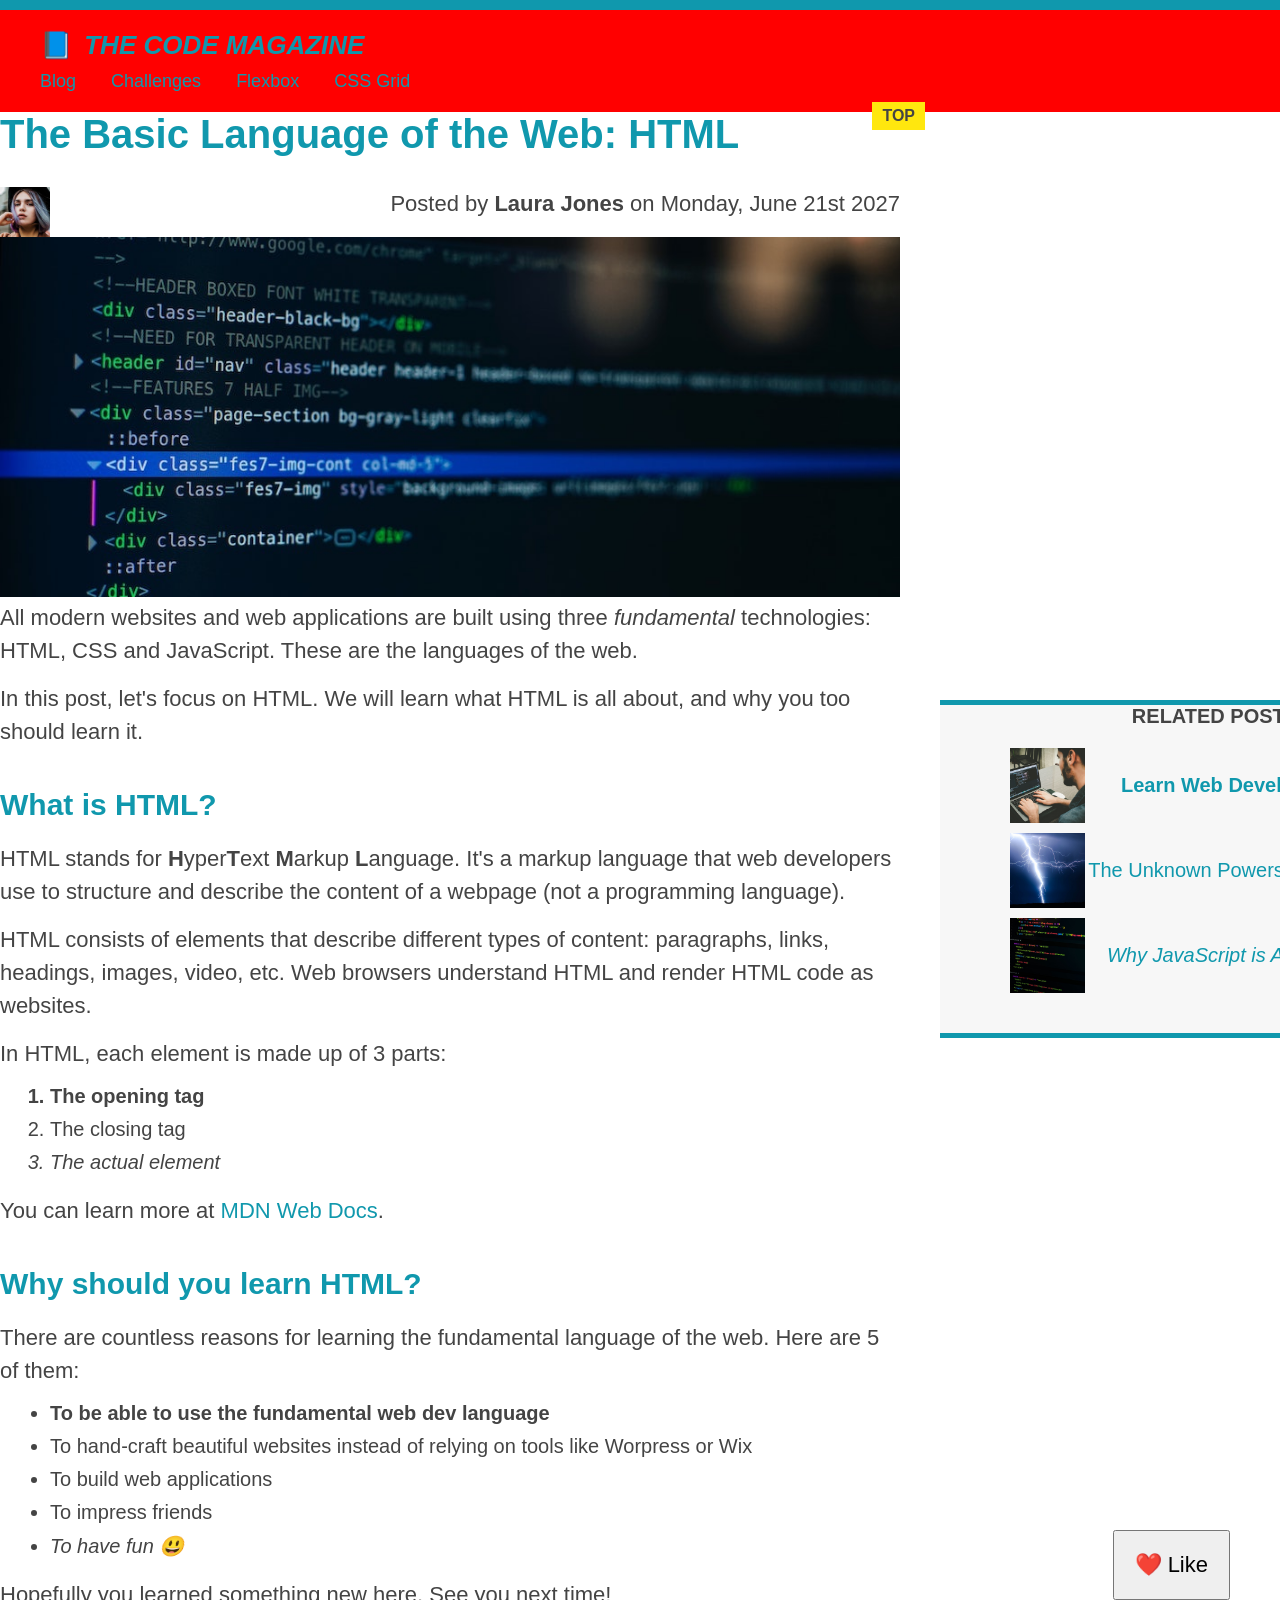
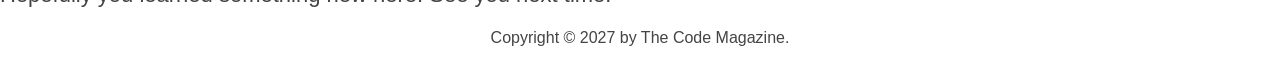
<file: index.html>
<!DOCTYPE html>
<html lang="en">
  <head>
    <meta charset="UTF-8" />
    <link href="style.css" rel="stylesheet" />

    <title>The Basic Language of the Web: HTML</title>
  </head>

  <body>
    <!--
    <h1>The Basic Language of the Web: HTML</h1>
    <h2>The Basic Language of the Web: HTML</h2>
    <h3>The Basic Language of the Web: HTML</h3>
    <h4>The Basic Language of the Web: HTML</h4>
    <h5>The Basic Language of the Web: HTML</h5>
    <h6>The Basic Language of the Web: HTML</h6>
    -->

    <header class="main-header">
      <h1>📘 The Code Magazine</h1>

      <nav>
        <!-- <strong>This is the navigation</strong> -->
        <a href="blog.html">Blog</a>
        <a href="shoe.html">Challenges</a>
        <a href="flexbox.html">Flexbox</a>
        <a href="css-grid.html">CSS Grid</a>
      </nav>
      <div class="clear"></div>
    </header>

    <div class="container clearfix">
      <article>
        <header class="post-header">
          <h2>The Basic Language of the Web: HTML</h2>
          <div class="box">
            <img
              src="img/laura-jones.jpg"
              alt="Headshot of Laura Jones"
              height="50"
              width="50"
              class="author-img"
            />

            <p class="author">
              Posted by <strong>Laura Jones</strong> on Monday, June 21st 2027
            </p>
          </div>
          <img
            src="img/post-img.jpg"
            alt="HTML code on a screen"
            width="500"
            height="200"
            class="post-img"
          />
          <button>❤️ Like</button>
        </header>

        <p>
          All modern websites and web applications are built using three
          <em>fundamental</em>
          technologies: HTML, CSS and JavaScript. These are the languages of the
          web.
        </p>

        <p>
          In this post, let's focus on HTML. We will learn what HTML is all
          about, and why you too should learn it.
        </p>

        <h3>What is HTML?</h3>
        <p>
          HTML stands for <strong>H</strong>yper<strong>T</strong>ext
          <strong>M</strong>arkup <strong>L</strong>anguage. It's a markup
          language that web developers use to structure and describe the content
          of a webpage (not a programming language).
        </p>
        <p>
          HTML consists of elements that describe different types of content:
          paragraphs, links, headings, images, video, etc. Web browsers
          understand HTML and render HTML code as websites.
        </p>
        <p>In HTML, each element is made up of 3 parts:</p>

        <ol>
          <li class="first-li">The opening tag</li>
          <li>The closing tag</li>
          <li>The actual element</li>
        </ol>

        <p>
          You can learn more at
          <a
            href="https://developer.mozilla.org/en-US/docs/Web/HTML"
            target="_blank"
            >MDN Web Docs</a
          >.
        </p>

        <h3>Why should you learn HTML?</h3>

        <p>
          There are countless reasons for learning the fundamental language of
          the web. Here are 5 of them:
        </p>

        <ul>
          <li class="first-li">
            To be able to use the fundamental web dev language
          </li>
          <li>
            To hand-craft beautiful websites instead of relying on tools like
            Worpress or Wix
          </li>
          <li>To build web applications</li>
          <li>To impress friends</li>
          <li>To have fun 😃</li>
        </ul>

        <p>Hopefully you learned something new here. See you next time!</p>
      </article>

      <aside>
        <h4>Related posts</h4>

        <ul class="related">
          <li class="related1">
            <img
              src="img/related-1.jpg"
              alt="Person programming"
              width="75"
              height="75"
            />
            <a href="#">Learn Web Development</a>
            <p class="related-author">By Jonas</p>
          </li>
          <li class="related2">
            <img
              src="img/related-2.jpg"
              alt="Lightning"
              width="75"
              height="75"
            />
            <a href="#">The Unknown Powers of CSS</a>
            <p class="related-author">By Jim Dillon</p>
          </li>
          <li class="related3">
            <img
              src="img/related-3.jpg"
              alt="JavaScript code on a screen"
              width="75"
              height="75"
            />
            <a href="#">Why JavaScript is Awesome</a>
            <p class="related-author">By Matilda</p>
          </li>
        </ul>
      </aside>
    </div>
    <footer>
      <p id="copyright" class="copyright text">
        Copyright &copy; 2027 by The Code Magazine.
      </p>
    </footer>
  </body>
</html>
</file>
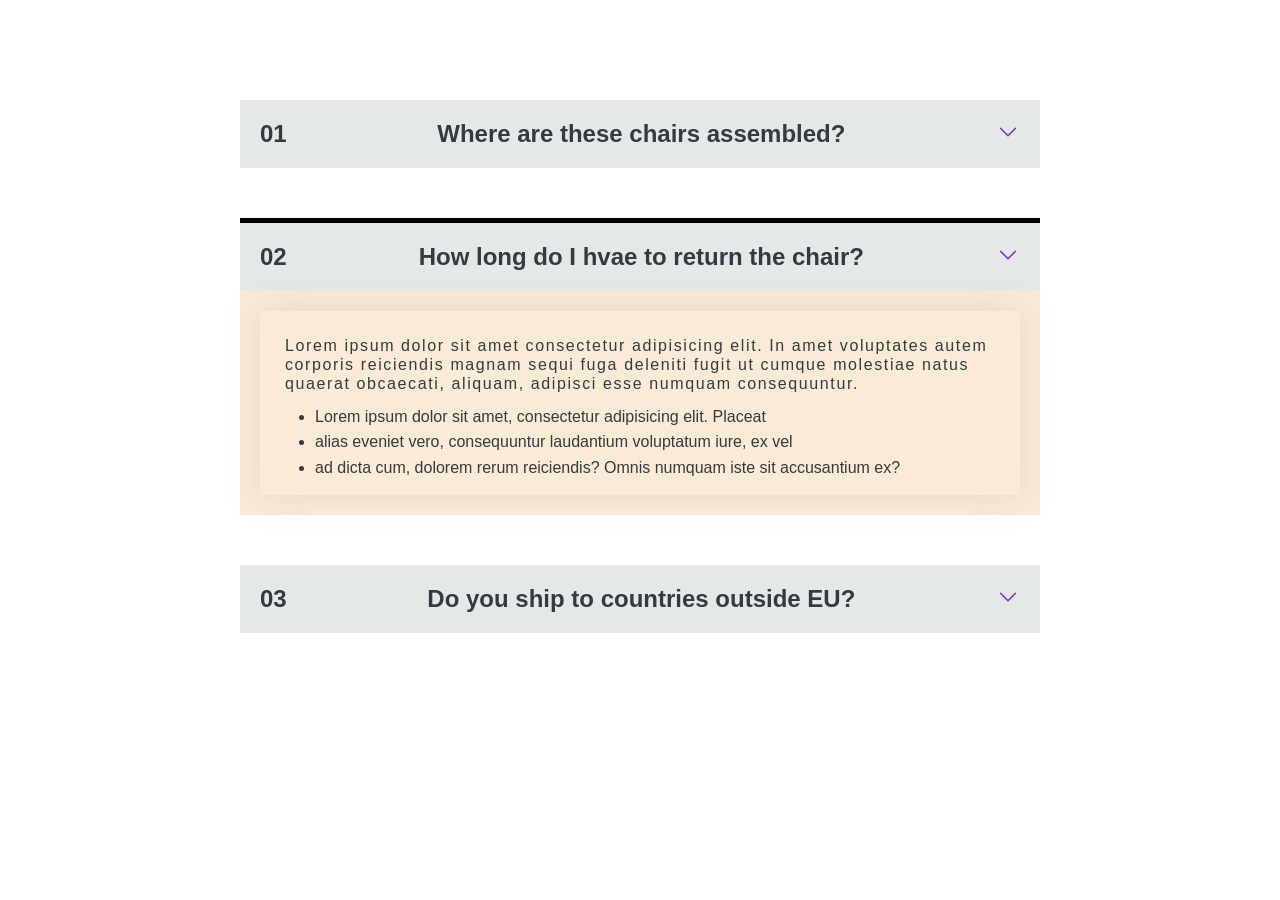
<file: accordian.html>
<!DOCTYPE html>
<html lang="en">
  <head>
    <meta charset="UTF-8" />
    <meta name="viewport" content="width=device-width, initial-scale=1.0" />
    <title>Accordian Documnet</title>
    <style>
      * {
        margin: 0;
        box-sizing: border-box;
        padding: 0;
      }
      body {
        font-family: sans-serif;
        color: #343a40;
      }
      .accordian {
        width: 800px;
        margin: 100px auto;
        display: grid;
        gap: 50px;
      }
      .pair {
        display: flex;
        gap: 10px;
        background-color: rgb(228, 233, 231);
        justify-content: space-between;
        padding: 20px;
      }
      svg {
        width: 24px;
        height: 24px;
        stroke: rgb(125, 43, 201);
      }
      .num,
      .ques {
        font-weight: bold;
        font-size: 24px;
      }
      .content p {
        margin: 10px;
        letter-spacing: 0.1rem;
        line-height: 1.2;
      }
      .content li {
        margin-left: 40px;
        line-height: 1.6;
      }
      .content ul {
        display: flex;
        flex-direction: column;
      }
      .content {
        margin: 20px;
        padding: 15px;
        box-shadow: 0 0 32px rgba(163, 162, 162, 0.26);
      }
      .open-box {
        border-top: 5px solid black;
        background-color: antiquewhite;
      }
    </style>
  </head>
  <body>
    <div class="accordian">
      <div class="pair">
        <div class="num">01</div>
        <div class="ques">Where are these chairs assembled?</div>
        <svg
          xmlns="http://www.w3.org/2000/svg"
          fill="none"
          viewBox="0 0 24 24"
          stroke-width="1.5"
          stroke="currentColor"
          class="size-6"
        >
          <path
            stroke-linecap="round"
            stroke-linejoin="round"
            d="m19.5 8.25-7.5 7.5-7.5-7.5"
          />
        </svg>
      </div>
      <div class="open-box">
        <div class="pair">
          <div class="num">02</div>
          <div class="ques">How long do I hvae to return the chair?</div>
          <svg
            xmlns="http://www.w3.org/2000/svg"
            fill="none"
            viewBox="0 0 24 24"
            stroke-width="1.5"
            stroke="currentColor"
            class="size-6"
          >
            <path
              stroke-linecap="round"
              stroke-linejoin="round"
              d="m19.5 8.25-7.5 7.5-7.5-7.5"
            />
          </svg>
        </div>
        <div class="content">
          <p>
            Lorem ipsum dolor sit amet consectetur adipisicing elit. In amet
            voluptates autem corporis reiciendis magnam sequi fuga deleniti
            fugit ut cumque molestiae natus quaerat obcaecati, aliquam, adipisci
            esse numquam consequuntur.
          </p>
          <ul>
            <li>
              Lorem ipsum dolor sit amet, consectetur adipisicing elit. Placeat
            </li>
            <li>
              alias eveniet vero, consequuntur laudantium voluptatum iure, ex
              vel
            </li>
            <li>
              ad dicta cum, dolorem rerum reiciendis? Omnis numquam iste sit
              accusantium ex?
            </li>
          </ul>
        </div>
      </div>
      <div class="pair">
        <div class="num">03</div>
        <div class="ques">Do you ship to countries outside EU?</div>
        <svg
          xmlns="http://www.w3.org/2000/svg"
          fill="none"
          viewBox="0 0 24 24"
          stroke-width="1.5"
          stroke="currentColor"
          class="size-6"
        >
          <path
            stroke-linecap="round"
            stroke-linejoin="round"
            d="m19.5 8.25-7.5 7.5-7.5-7.5"
          />
        </svg>
      </div>
    </div>
  </body>
</html>
</file>
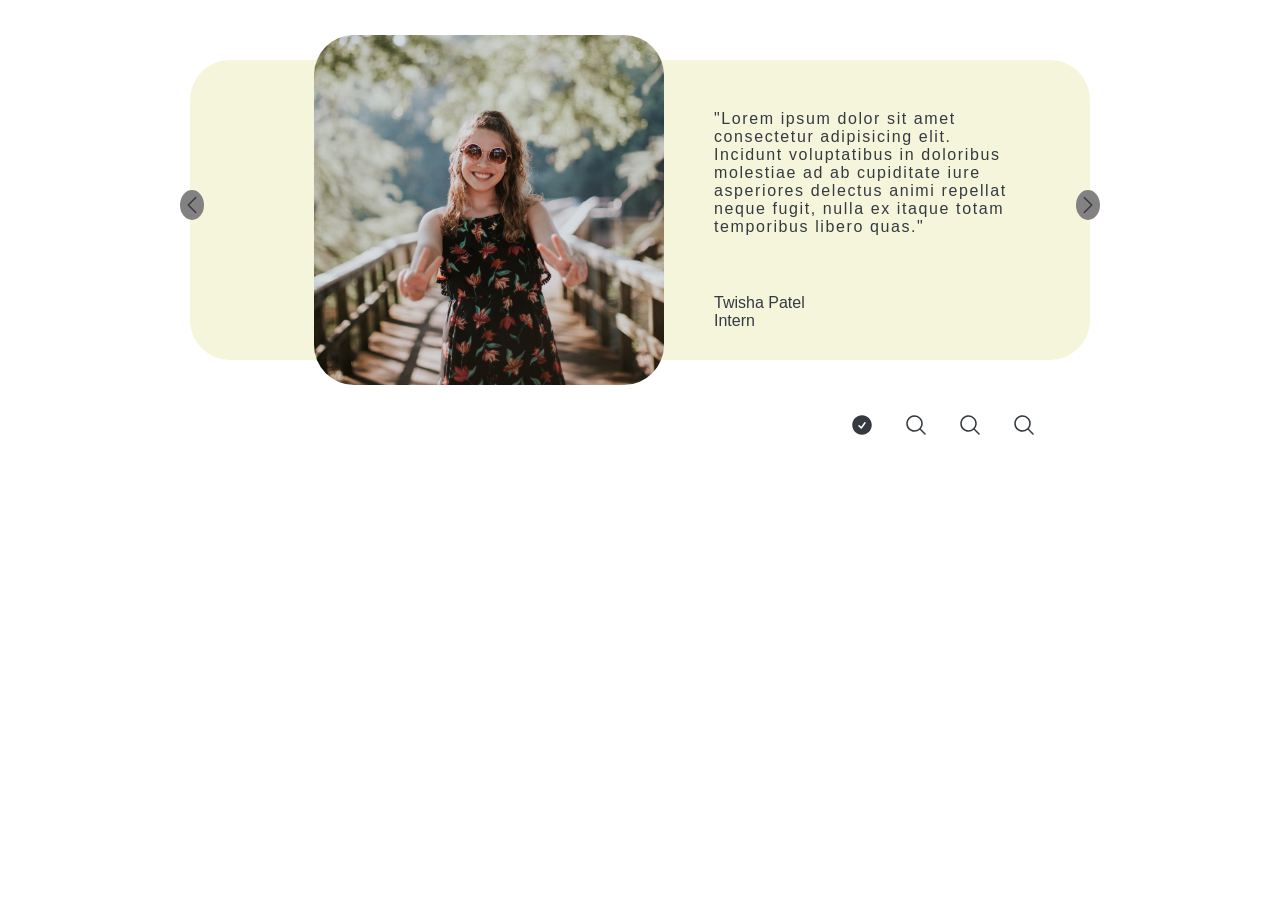
<file: carousel.html>
<!DOCTYPE html>
<html lang="en">
  <head>
    <meta charset="UTF-8" />
    <meta name="viewport" content="width=device-width, initial-scale=1.0" />
    <title>Carousel</title>
    <style>
      * {
        margin: 0;
        box-sizing: border-box;
        padding: 0;
      }
      body {
        font-family: sans-serif;
        color: #343a40;
      }
      .Carousel {
        background-color: beige;
        width: 900px;
        height: 300px;
        margin: auto;
        margin-top: 60px;
        border-radius: 40px;
        display: flex;
        gap: 20px;
        /* position: absolute; */
      }
      img {
        height: 350px;
        margin-left: 80px;
        margin-top: -25px;
        border-radius: 40px;
      }
      .text {
        display: grid;
        /* flex-direction: column; */
        padding: 30px;
        /* justify-content: center; */
      }
      .content {
        align-self: center;
        letter-spacing: 0.1rem;
      }
      .author {
        align-self: flex-end;
      }
      svg {
        height: 24px;
        width: 24px;
        margin-top: 3px;
      }
      .arrow1 {
        position: relative;
        left: -10px;
        background-color: rgb(131, 129, 129);
        border-radius: 50%;
        margin-top: 130px;
        height: 30px;
        width: 60px;
        justify-content: center;
      }
      .arrow2 {
        position: relative;
        right: -10px;
        background-color: rgb(131, 129, 129);
        border-radius: 50%;
        margin-top: 130px;
        height: 30px;
        width: 60px;
        justify-content: center;
      }
      .circles {
        margin-left: 850px;
        display: flex;
        margin-top: 50px;
        gap: 30px;
      }
    </style>
  </head>
  <body>
    <div class="Carousel">
      <div class="arrow1">
        <svg
          xmlns="http://www.w3.org/2000/svg"
          fill="none"
          viewBox="0 0 24 24"
          stroke-width="1.5"
          stroke="currentColor"
          class="size-6"
        >
          <path
            stroke-linecap="round"
            stroke-linejoin="round"
            d="M15.75 19.5 8.25 12l7.5-7.5"
          />
        </svg>
      </div>
      <div class="pic">
        <img src="maria.jpg" />
      </div>
      <div class="text">
        <div class="content">
          "Lorem ipsum dolor sit amet consectetur adipisicing elit. Incidunt
          voluptatibus in doloribus molestiae ad ab cupiditate iure asperiores
          delectus animi repellat neque fugit, nulla ex itaque totam temporibus
          libero quas."
        </div>
        <div class="author">
          <p>Twisha Patel</p>
          <p>Intern</p>
        </div>
      </div>
      <div class="arrow2">
        <svg
          xmlns="http://www.w3.org/2000/svg"
          fill="none"
          viewBox="0 0 24 24"
          stroke-width="1.5"
          stroke="currentColor"
          class="size-6"
        >
          <path
            stroke-linecap="round"
            stroke-linejoin="round"
            d="m8.25 4.5 7.5 7.5-7.5 7.5"
          />
        </svg>
      </div>
    </div>
    <div class="circles">
      <svg
        xmlns="http://www.w3.org/2000/svg"
        viewBox="0 0 24 24"
        fill="currentColor"
        class="size-6"
      >
        <path
          fill-rule="evenodd"
          d="M2.25 12c0-5.385 4.365-9.75 9.75-9.75s9.75 4.365 9.75 9.75-4.365 9.75-9.75 9.75S2.25 17.385 2.25 12Zm13.36-1.814a.75.75 0 1 0-1.22-.872l-3.236 4.53L9.53 12.22a.75.75 0 0 0-1.06 1.06l2.25 2.25a.75.75 0 0 0 1.14-.094l3.75-5.25Z"
          clip-rule="evenodd"
        />
      </svg>
      <svg
        xmlns="http://www.w3.org/2000/svg"
        viewBox="0 0 24 24"
        fill="currentColor"
        class="size-6"
      >
        <path
          fill-rule="evenodd"
          d="M10.5 3.75a6.75 6.75 0 1 0 0 13.5 6.75 6.75 0 0 0 0-13.5ZM2.25 10.5a8.25 8.25 0 1 1 14.59 5.28l4.69 4.69a.75.75 0 1 1-1.06 1.06l-4.69-4.69A8.25 8.25 0 0 1 2.25 10.5Z"
          clip-rule="evenodd"
        />
      </svg>

      <svg
        xmlns="http://www.w3.org/2000/svg"
        viewBox="0 0 24 24"
        fill="currentColor"
        class="size-6"
      >
        <path
          fill-rule="evenodd"
          d="M10.5 3.75a6.75 6.75 0 1 0 0 13.5 6.75 6.75 0 0 0 0-13.5ZM2.25 10.5a8.25 8.25 0 1 1 14.59 5.28l4.69 4.69a.75.75 0 1 1-1.06 1.06l-4.69-4.69A8.25 8.25 0 0 1 2.25 10.5Z"
          clip-rule="evenodd"
        />
      </svg>
      <svg
        xmlns="http://www.w3.org/2000/svg"
        viewBox="0 0 24 24"
        fill="currentColor"
        class="size-6"
      >
        <path
          fill-rule="evenodd"
          d="M10.5 3.75a6.75 6.75 0 1 0 0 13.5 6.75 6.75 0 0 0 0-13.5ZM2.25 10.5a8.25 8.25 0 1 1 14.59 5.28l4.69 4.69a.75.75 0 1 1-1.06 1.06l-4.69-4.69A8.25 8.25 0 0 1 2.25 10.5Z"
          clip-rule="evenodd"
        />
      </svg>
    </div>
  </body>
</html>
</file>
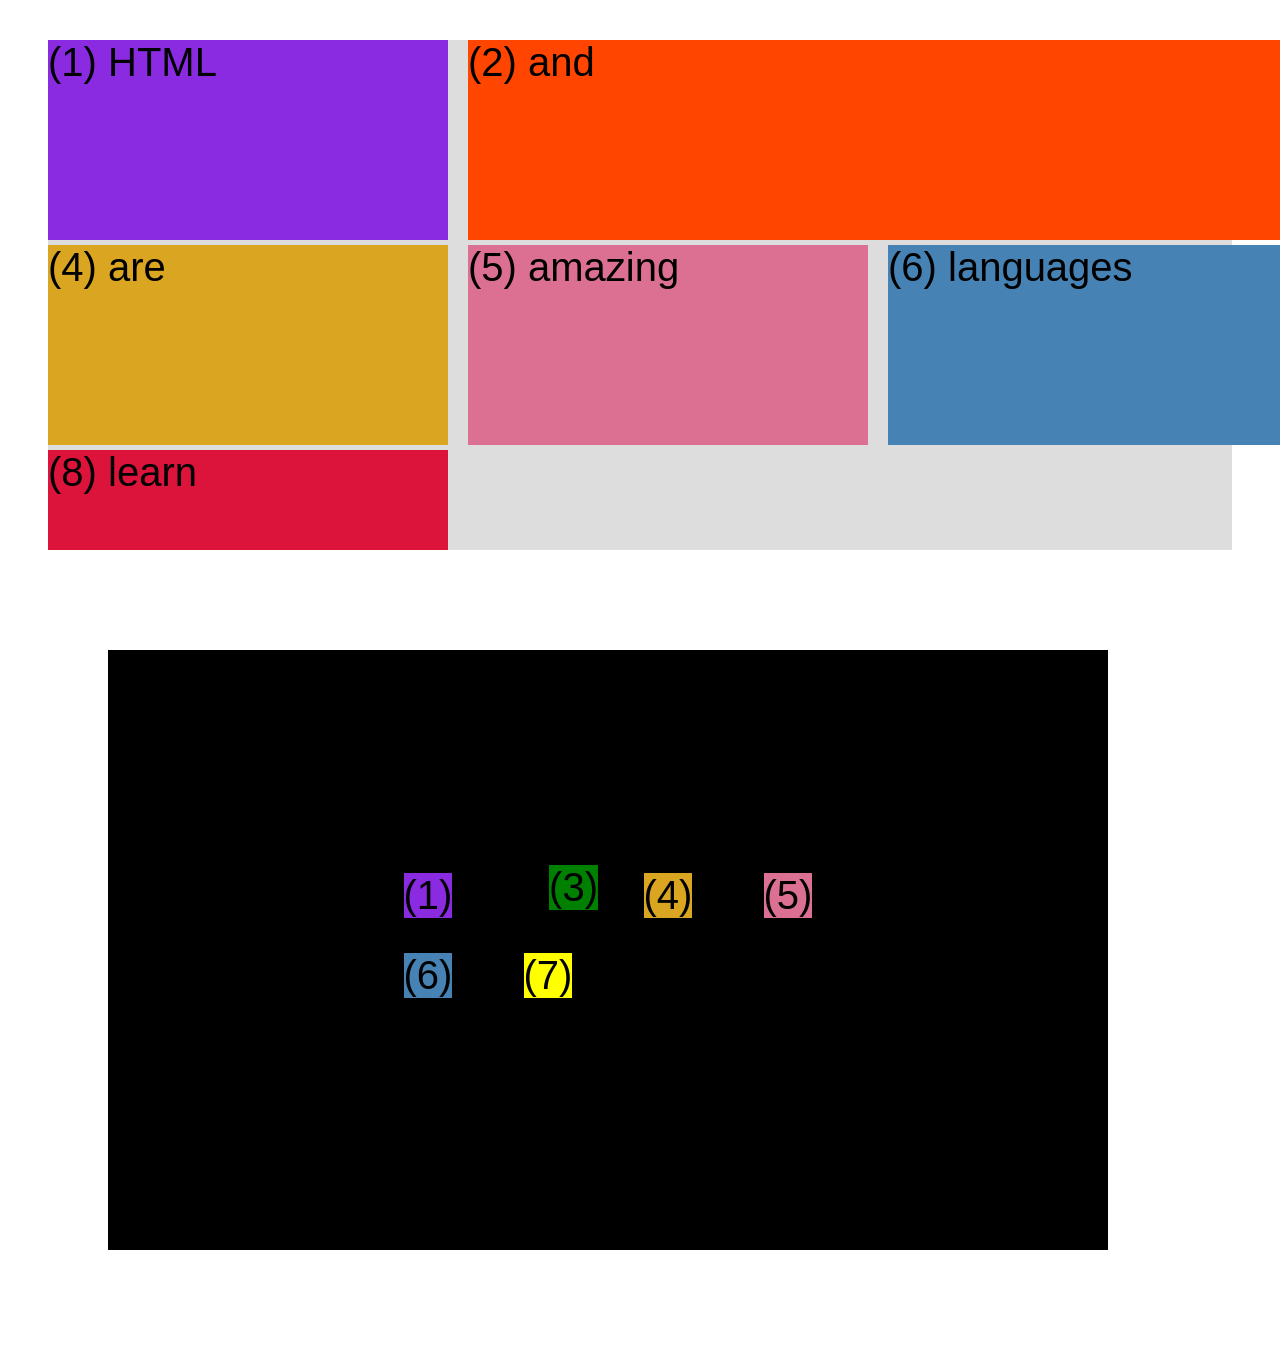
<file: css-grid.html>
<!DOCTYPE html>
<html lang="en">
  <head>
    <meta charset="UTF-8" />
    <meta http-equiv="X-UA-Compatible" content="IE=edge" />
    <meta name="viewport" content="width=device-width, initial-scale=1.0" />
    <title>CSS Grid</title>
    <style>
      .el--1 {
        background-color: blueviolet;
      }
      .el--2 {
        background-color: orangered;
        /* grid-row: 3 / 10; */
        grid-column: 2/4;
        grid-row: 1/2;
      }
      .el--3 {
        background-color: green;
        height: 150px;
      }
      .el--4 {
        background-color: goldenrod;
      }
      .el--5 {
        background-color: palevioletred;
      }
      .el--6 {
        background-color: steelblue;
      }
      .el--7 {
        background-color: yellow;
      }
      .el--8 {
        background-color: crimson;
        /* grid-column: 3/4;
        grid-row: 1/2; */
      }

      .container--1 {
        /* STARTER */
        font-family: sans-serif;
        background-color: #ddd;
        font-size: 40px;
        margin: 40px;

        /* CSS GRID */
        display: grid;
        grid-template-columns: 400px 400px 400px 400px;
        grid-template-rows: 200px 200px 100px;
        /* gap: 15px; */
        column-gap: 20px;
        row-gap: 5px;
      }

      .container--2 {
        /* STARTER */
        font-family: sans-serif;
        background-color: black;
        font-size: 40px;
        margin: 100px;

        width: 1000px;
        height: 600px;
        gap: 20px;
        /* CSS GRID */
        display: grid;
        grid-template-columns: 100px 100px 100px 100px;
        grid-template-rows: 60px 60px 10px;

        /*Allign tracks in container and distribute the space*/
        justify-content: center;
        align-content: center;

        /* align item in the cells */
        align-items: center;
        justify-items: center;

        .el--3 {
          height: auto;
          align-self: self-start;
          justify-self: right;
        }
      }
    </style>
  </head>
  <body>
    <div class="container--1">
      <div class="el el--1">(1) HTML</div>
      <div class="el el--2">(2) and</div>
      <div class="el el--3">(3) CSS</div>
      <div class="el el--4">(4) are</div>
      <div class="el el--5">(5) amazing</div>
      <div class="el el--6">(6) languages</div>
      <div class="el el--7">(7) to</div>
      <div class="el el--8">(8) learn</div>
    </div>

    <div class="container--2">
      <div class="el el--1">(1)</div>
      <div class="el el--3">(3)</div>
      <div class="el el--4">(4)</div>
      <div class="el el--5">(5)</div>
      <div class="el el--6">(6)</div>
      <div class="el el--7">(7)</div>
    </div>
  </body>
</html>
</file>
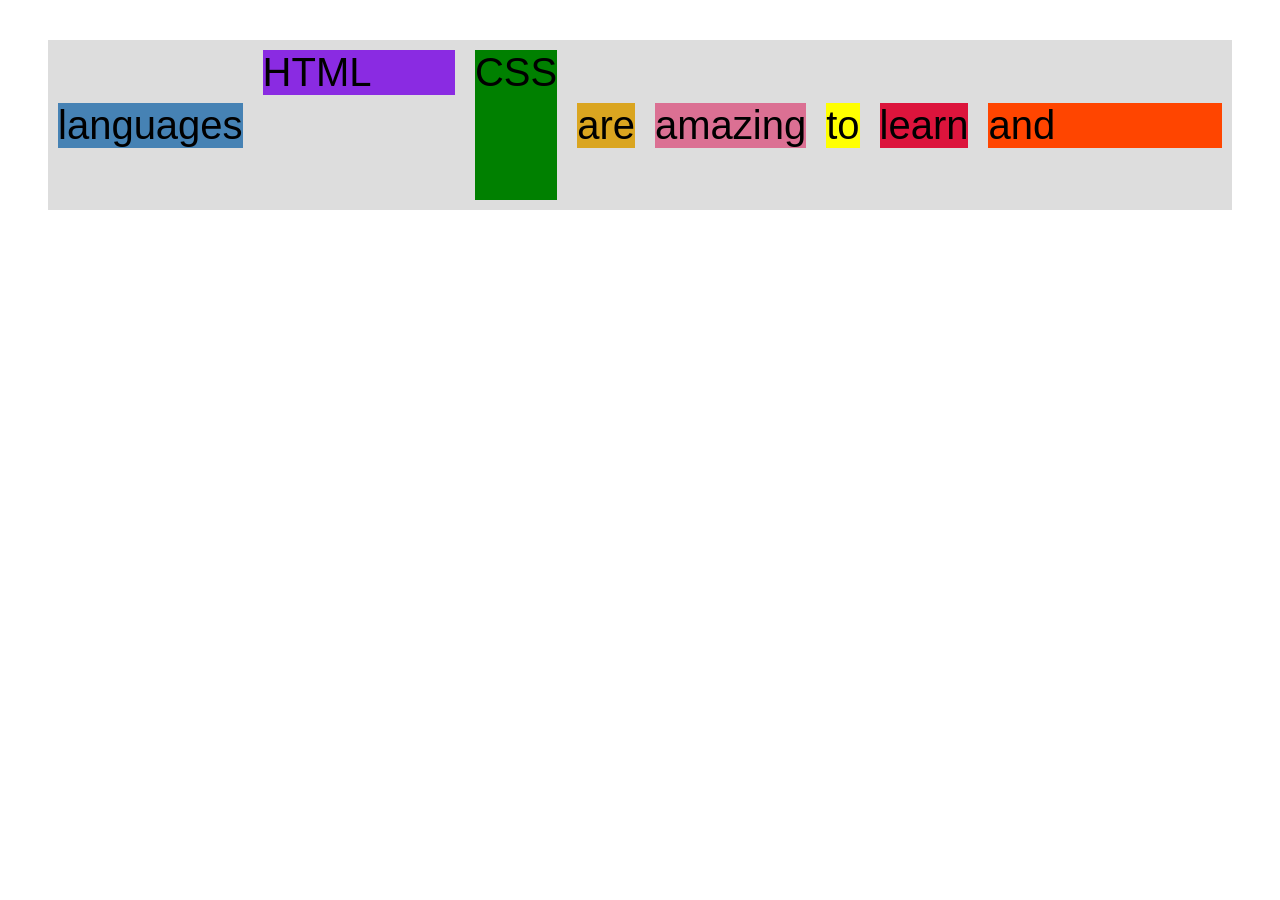
<file: flexbox.html>
<!DOCTYPE html>
<html lang="en">
  <head>
    <meta charset="UTF-8" />
    <meta http-equiv="X-UA-Compatible" content="IE=edge" />
    <meta name="viewport" content="width=device-width, initial-scale=1.0" />
    <title>Flexbox</title>
    <style>
      .el {
        margin: 10px;
        /* defaults: flex-grow:0;
        flex-shrink:1;
        flex-basis:auto
        flex shorthand: grow shrink basis */
      }
      .el--1 {
        background-color: blueviolet;
        align-self: flex-start;
        flex-grow: 1;
      }
      .el--2 {
        background-color: orangered;
        order: 3;
        flex-grow: 2;
      }
      .el--3 {
        background-color: green;
        height: 150px;
      }
      .el--4 {
        background-color: goldenrod;
      }
      .el--5 {
        background-color: palevioletred;
      }
      .el--6 {
        background-color: steelblue;
        order: -1;
      }
      .el--7 {
        background-color: yellow;
      }
      .el--8 {
        background-color: crimson;
      }

      .container {
        /* STARTER */
        display: flex;
        align-items: center;
        justify-content: flex-start;
        font-family: sans-serif;
        background-color: #ddd;
        font-size: 40px;
        margin: 40px;
        /* gap: 10px; */

        /* FLEXBOX */
      }
    </style>
  </head>
  <body>
    <div class="container">
      <div class="el el--1">HTML</div>
      <div class="el el--2">and</div>
      <div class="el el--3">CSS</div>
      <div class="el el--4">are</div>
      <div class="el el--5">amazing</div>
      <div class="el el--6">languages</div>
      <div class="el el--7">to</div>
      <div class="el el--8">learn</div>
    </div>
  </body>
</html>
</file>
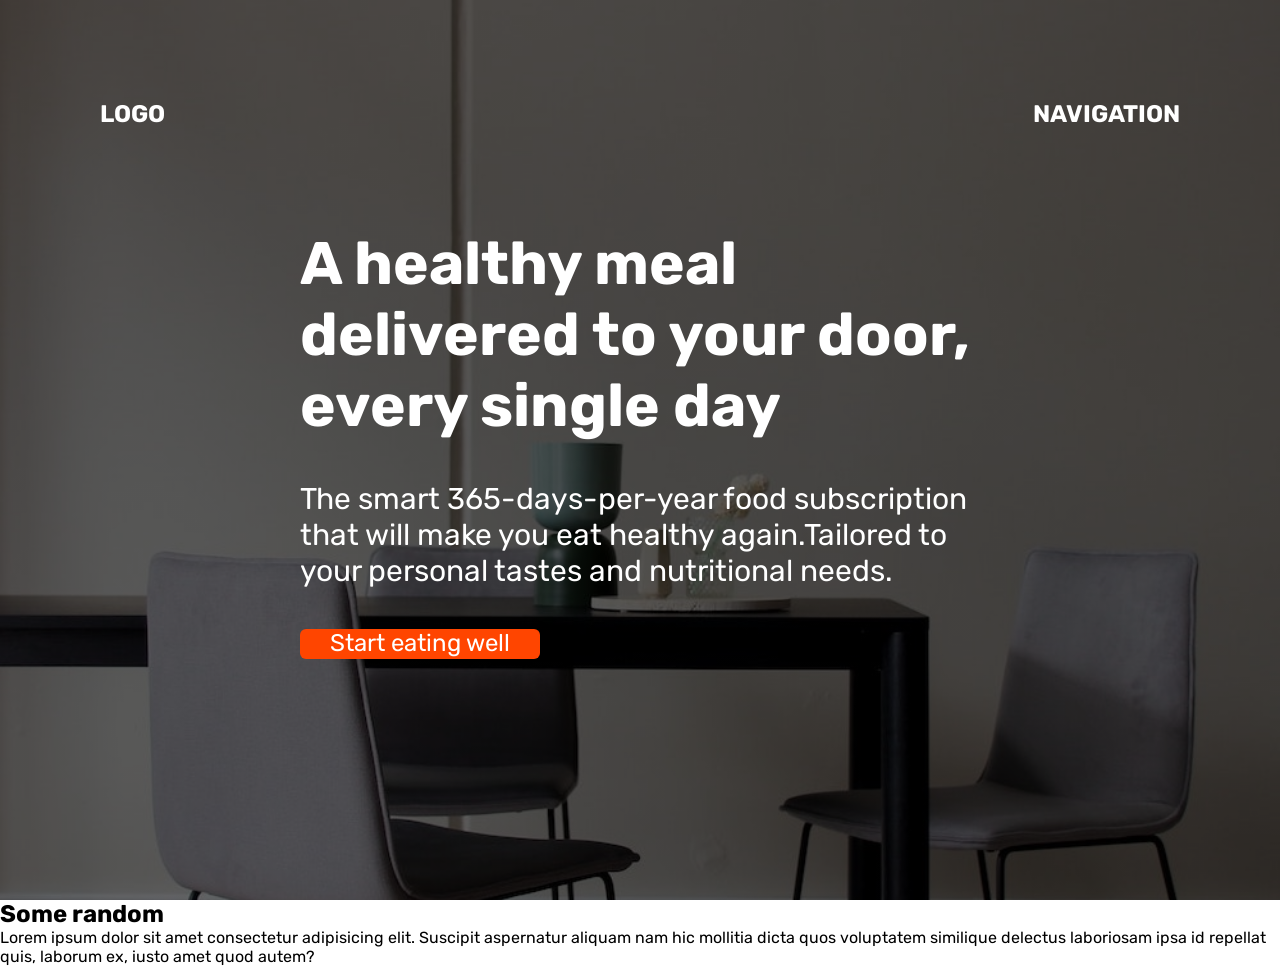
<file: hero.html>
<!DOCTYPE html>
<html lang="en">
  <head>
    <meta charset="UTF-8" />
    <meta name="viewport" content="width=device-width, initial-scale=1.0" />
    <title>Hero Section</title>
    <link rel="stylesheet" href="hero.css" />
    <link rel="preconnect" href="https://fonts.googleapis.com" />
    <link rel="preconnect" href="https://fonts.gstatic.com" crossorigin />
    <link
      href="https://fonts.googleapis.com/css2?family=Rubik:ital,wght@0,300..900;1,300..900&family=TikTok+Sans:opsz,wght@12..36,300..900&display=swap"
      rel="stylesheet"
    />
  </head>
  <body>
    <header>
      <nav class="navbar">
        <div>LOGO</div>
        <div>NAVIGATION</div>
      </nav>
      <div class="cent">
        <div class="title">
          <h1>A healthy meal delivered to your door, every single day</h1>
        </div>
        <div class="tag-line">
          <p>
            The smart 365-days-per-year food subscription that will make you eat
            healthy again.Tailored to your personal tastes and nutritional
            needs.
          </p>
        </div>
        <div class="button">Start eating well</div>
      </div>
    </header>
    <section>
      <div>
        <h2>Some random</h2>
        <p>
          Lorem ipsum dolor sit amet consectetur adipisicing elit. Suscipit
          aspernatur aliquam nam hic mollitia dicta quos voluptatem similique
          delectus laboriosam ipsa id repellat quis, laborum ex, iusto amet quod
          autem?
        </p>
      </div>
    </section>
  </body>
</html>
</file>
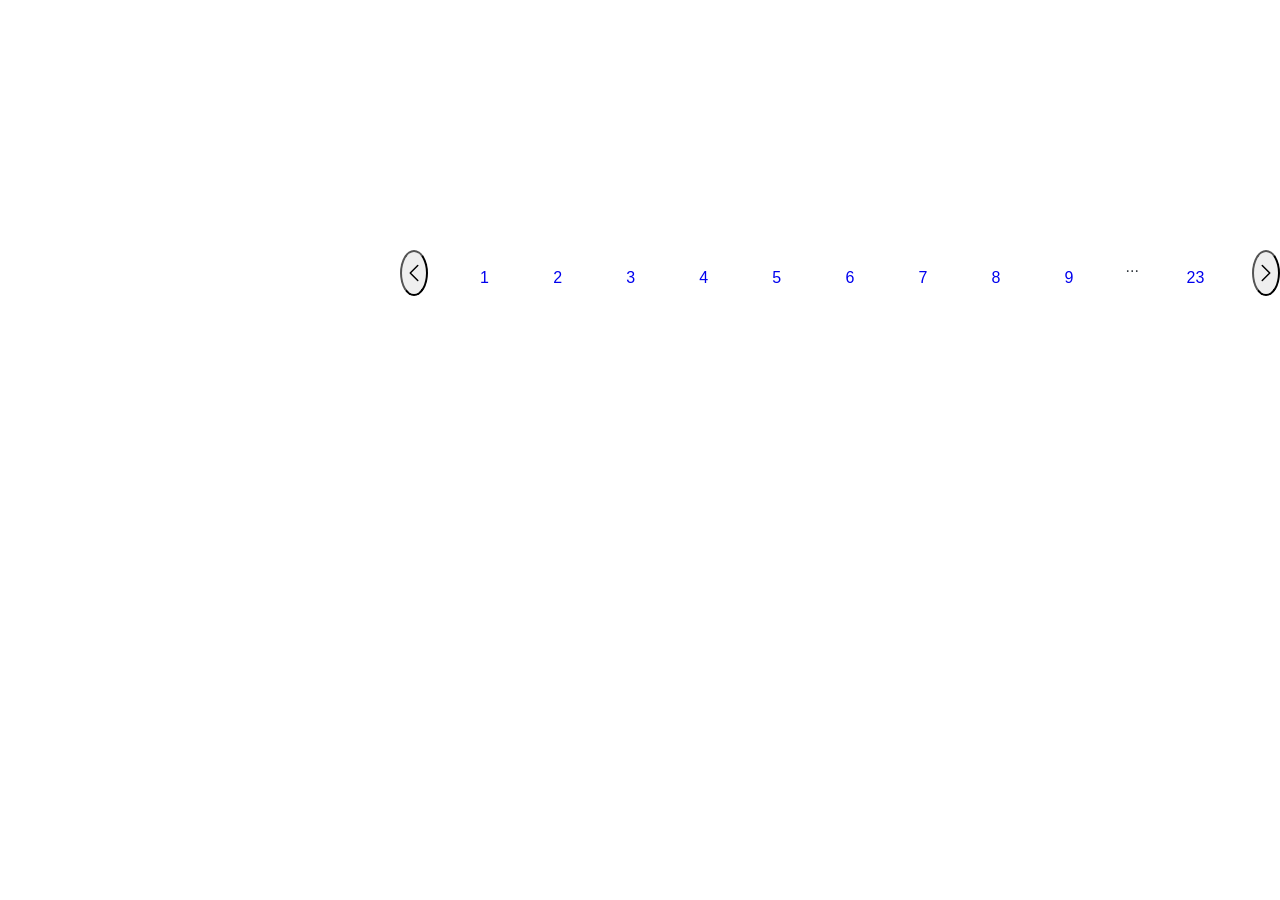
<file: pagination.html>
<!DOCTYPE html>
<html lang="en">
  <head>
    <meta charset="UTF-8" />
    <meta name="viewport" content="width=device-width, initial-scale=1.0" />
    <title>Pagination</title>
    <style>
      * {
        margin: 0;
        box-sizing: border-box;
        padding: 0;
      }
      body {
        font-family: sans-serif;
        color: #343a40;
      }
      svg {
        height: 24px;
        width: 24px;
        margin-top: 3px;
      }
      .button {
        border-radius: 50%;
      }
      .Pagination {
        margin-left: 400px;
        margin-top: 0250px;
        display: flex;
        gap: 40px;
      }
      .link {
        margin-top: 10px;
        text-decoration: none;
        display: flex;
        height: 36px;
        width: 36px;
        align-items: center;
        justify-content: center;
      }
      .dots {
        margin-top: 8px;
      }
      .link:hover {
        background-color: grey;

        align-items: center;
        border-radius: 50%;
      }
      .link:active {
        background-color: grey;

        align-items: center;
        border-radius: 50%;
      }
    </style>
  </head>
  <body>
    <div class="Pagination">
      <button class="button">
        <div class="arrow1">
          <svg
            xmlns="http://www.w3.org/2000/svg"
            fill="none"
            viewBox="0 0 24 24"
            stroke-width="1.5"
            stroke="currentColor"
            class="size-6"
          >
            <path
              stroke-linecap="round"
              stroke-linejoin="round"
              d="M15.75 19.5 8.25 12l7.5-7.5"
            />
          </svg>
        </div>
      </button>
      <a href="#" class="link">1</a> <a href="#" class="link">2</a>
      <a href="#" class="link">3</a> <a href="#" class="link">4</a>
      <a href="#" class="link">5</a> <a href="#" class="link">6</a>
      <a href="#" class="link">7</a> <a href="#" class="link">8</a>
      <a href="#" class="link">9</a>
      <span class="dots">...</span>
      <a href="#" class="link">23</a>
      <button class="button">
        <div class="arrow2">
          <svg
            xmlns="http://www.w3.org/2000/svg"
            fill="none"
            viewBox="0 0 24 24"
            stroke-width="1.5"
            stroke="currentColor"
            class="size-6"
          >
            <path
              stroke-linecap="round"
              stroke-linejoin="round"
              d="m8.25 4.5 7.5 7.5-7.5 7.5"
            />
          </svg>
        </div>
      </button>
    </div>
  </body>
</html>
</file>
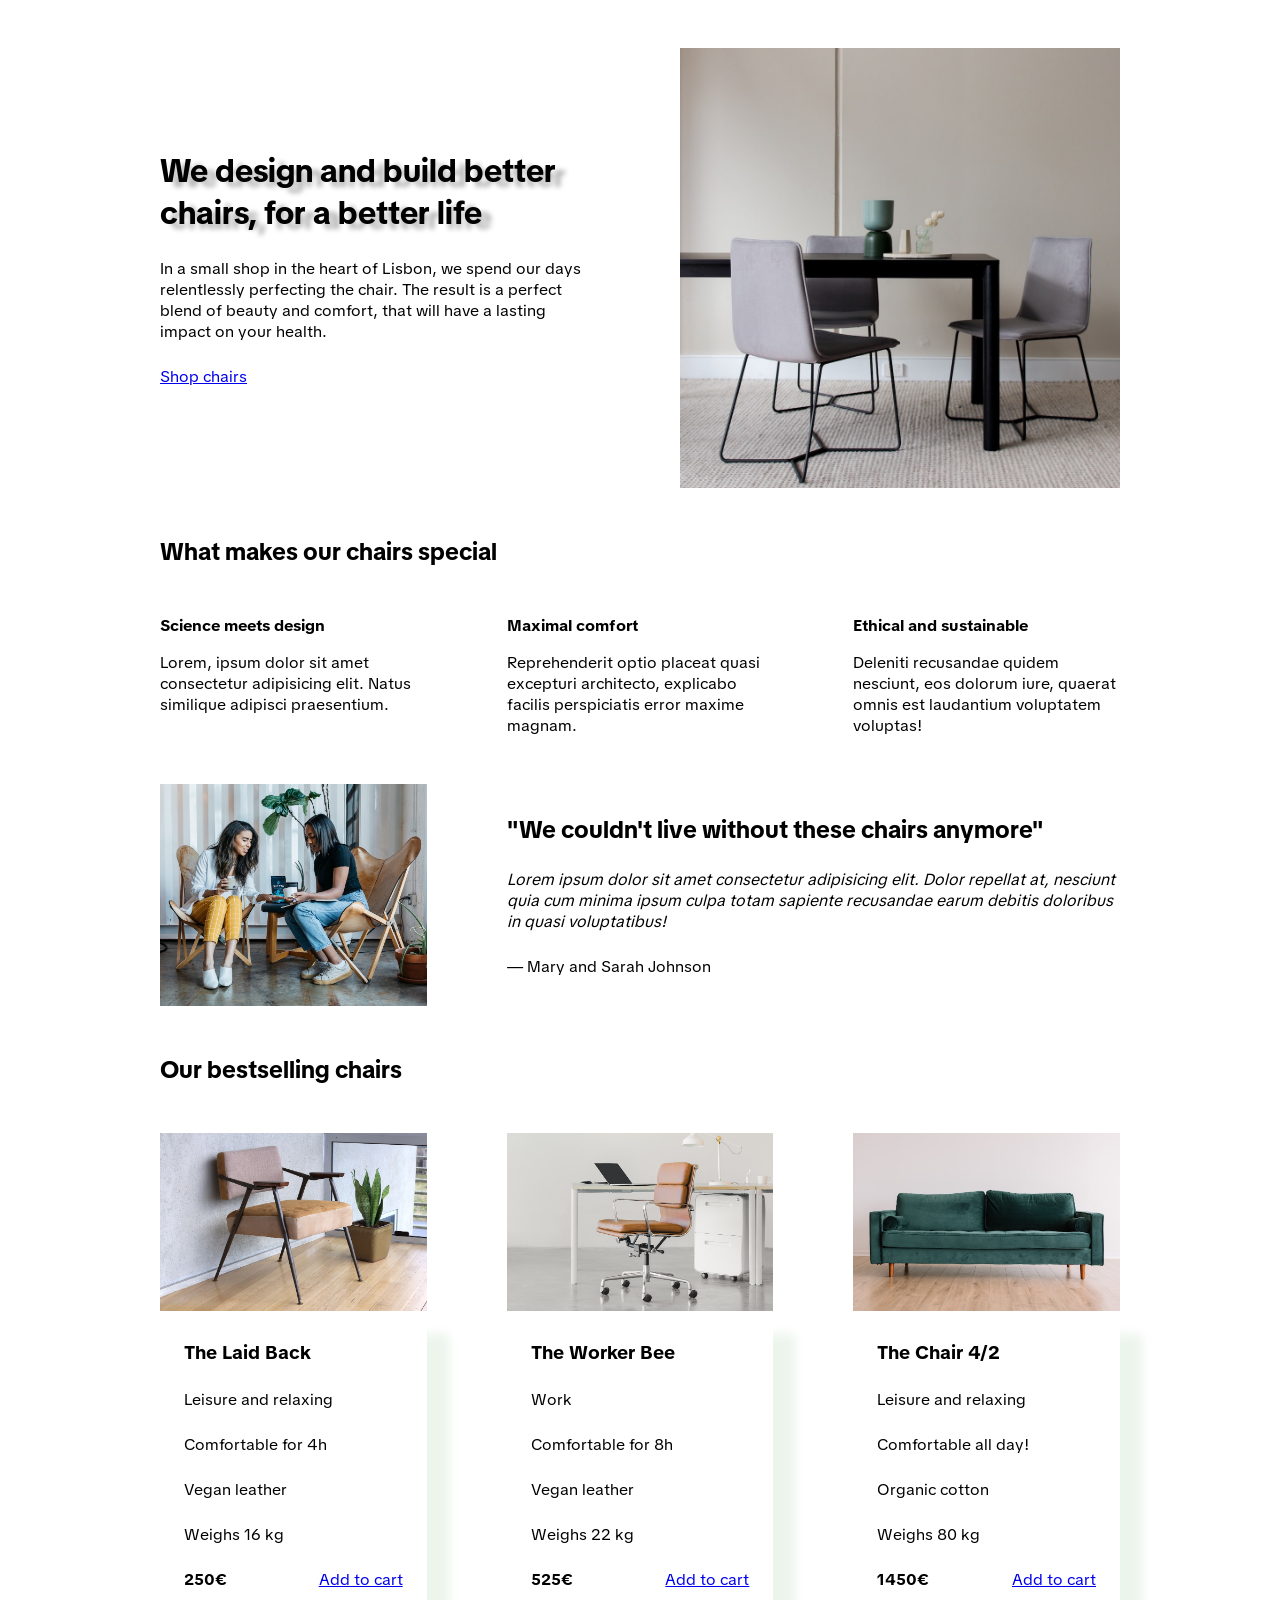
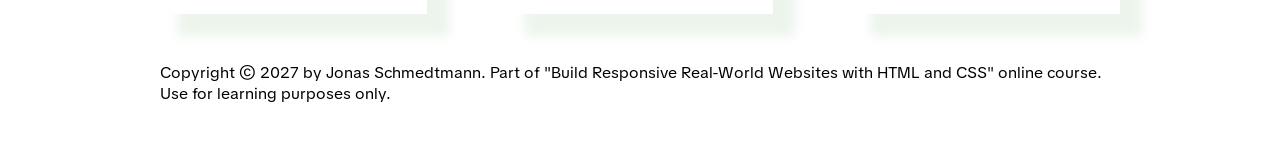
<file: sec5.html>
<!DOCTYPE html>
<html lang="en">
  <head>
    <meta charset="UTF-8" />
    <meta http-equiv="X-UA-Compatible" content="IE=edge" />
    <meta name="viewport" content="width=device-width, initial-scale=1.0" />
    <link
      href="https://fonts.googleapis.com/css2?family=TikTok+Sans:opsz,wght@12..36,300..900&display=swap"
      rel="stylesheet"
    />
    <link rel="stylesheet" href="sec5.css" />
    <title>Lisbon Chair Shop</title>
  </head>
  <body>
    <div class="container">
      <header>
        <div class="header-text-box">
          <h1>We design and build better chairs, for a better life</h1>
          <p class="header-text">
            In a small shop in the heart of Lisbon, we spend our days
            relentlessly perfecting the chair. The result is a perfect blend of
            beauty and comfort, that will have a lasting impact on your health.
          </p>
          <a class="btn btn--big" href="#">Shop chairs</a>
        </div>
        <img src="hero.jpg" alt="Photo" />
      </header>

      <section>
        <h2>What makes our chairs special</h2>
        <div class="grid-3-cols">
          <div>
            <p class="features-title"><strong>Science meets design</strong></p>
            <p class="features-text">
              Lorem, ipsum dolor sit amet consectetur adipisicing elit. Natus
              similique adipisci praesentium.
            </p>
          </div>

          <div>
            <p class="features-title">
              <strong>Maximal comfort</strong>
            </p>
            <p class="features-text">
              Reprehenderit optio placeat quasi excepturi architecto, explicabo
              facilis perspiciatis error maxime magnam.
            </p>
          </div>

          <div>
            <p class="features-title">
              <strong>Ethical and sustainable</strong>
            </p>
            <p class="features-text">
              Deleniti recusandae quidem nesciunt, eos dolorum iure, quaerat
              omnis est laudantium voluptatem voluptas!
            </p>
          </div>
        </div>
      </section>

      <section class="testimonial-section">
        <div class="grid-3-cols">
          <img src="customers.jpg" alt="People sitting on chairs" />
          <div class="testimonial-box">
            <h2>"We couldn't live without these chairs anymore"</h2>
            <blockquote class="testimonial-text">
              Lorem ipsum dolor sit amet consectetur adipisicing elit. Dolor
              repellat at, nesciunt quia cum minima ipsum culpa totam sapiente
              recusandae earum debitis doloribus in quasi voluptatibus!
            </blockquote>
            <p class="testimonial-author">&mdash; Mary and Sarah Johnson</p>
          </div>
        </div>
      </section>

      <section>
        <h2>Our bestselling chairs</h2>
        <div class="grid-3-cols">
          <figure class="chair">
            <img src="chair-1.jpg" alt="Chair" />
            <div class="chair-box">
              <h3>The Laid Back</h3>
              <ul class="chair-details">
                <li>
                  <!-- Span is a generic INLINE text element, it doesn't have any meaning. It's like a div element, but inline -->
                  <span>Leisure and relaxing</span>
                </li>
                <li>
                  <span>Comfortable for 4h</span>
                </li>
                <li>
                  <span>Vegan leather</span>
                </li>
                <li>
                  <span>Weighs 16 kg</span>
                </li>
              </ul>
              <div class="chair-price">
                <strong>250€</strong>
                <a href="#" class="btn btn--small">Add to cart</a>
              </div>
            </div>
          </figure>

          <figure class="chair">
            <img src="chair-2.jpg" alt="Chair" />
            <div class="chair-box">
              <h3>The Worker Bee</h3>
              <ul class="chair-details">
                <li>
                  <span>Work</span>
                </li>
                <li>
                  <span>Comfortable for 8h</span>
                </li>
                <li>
                  <span>Vegan leather</span>
                </li>
                <li>
                  <span>Weighs 22 kg</span>
                </li>
              </ul>
              <div class="chair-price">
                <strong>525€</strong>
                <a href="#" class="btn btn--small">Add to cart</a>
              </div>
            </div>
          </figure>

          <figure class="chair">
            <img src="chair-3.jpg" alt="Chair" />
            <div class="chair-box">
              <h3>The Chair 4/2</h3>
              <ul class="chair-details">
                <li>
                  <span>Leisure and relaxing</span>
                </li>
                <li>
                  <span>Comfortable all day!</span>
                </li>
                <li>
                  <span>Organic cotton</span>
                </li>
                <li>
                  <span>Weighs 80 kg</span>
                </li>
              </ul>
              <div class="chair-price">
                <strong>1450€</strong>
                <a href="#" class="btn btn--small">Add to cart</a>
              </div>
            </div>
          </figure>
        </div>
      </section>

      <footer>
        Copyright &copy; 2027 by Jonas Schmedtmann. Part of "Build Responsive
        Real-World Websites with HTML and CSS" online course. Use for learning
        purposes only.
      </footer>
    </div>
  </body>
</html>
</file>
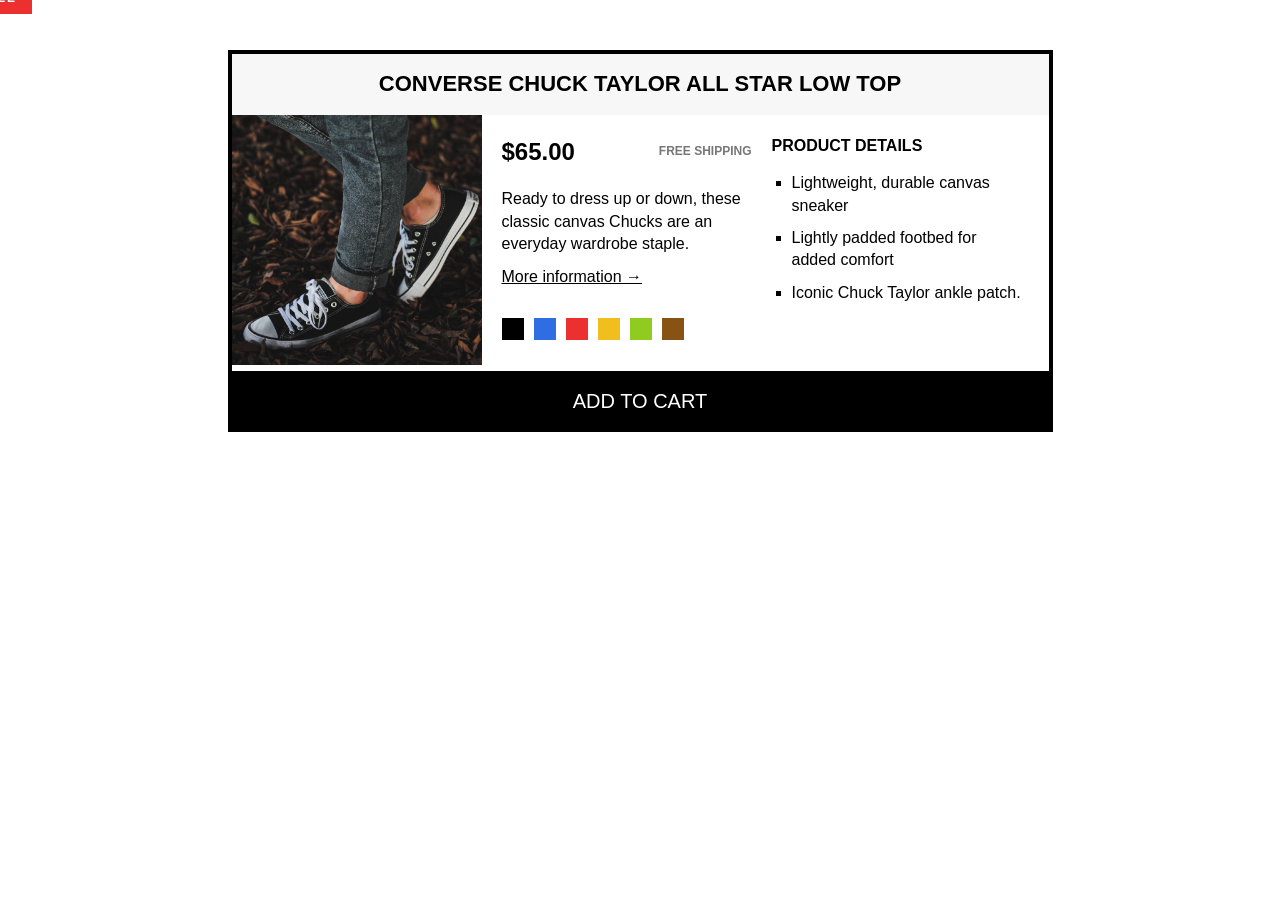
<file: shoe.html>
<!DOCTYPE html>
<html lang="en">
  <head>
    <meta charset="UTF-8" />
    <meta name="viewport" content="width=device-width, initial-scale=1.0" />
    <link rel="stylesheet" href="shoe.css" />
    <title>Document</title>
  </head>
  <body>
    <article class="product">
      <h2 class="product-title">Converse Chuck Taylor All Star Low Top</h2>
      <div class="container">
        <div class="img">
          <img
            src="img/challenges.jpg"
            alt="Chuck Taylor All Star Shoe"
            height="250"
            width="250"
            class="product-img"
          />
        </div>
        <div class="product-info">
          <div class="product-price">
            <p class="price"><strong>$65.00</strong></p>
            <p class="shipping">Free shipping</p>
          </div>
          <p class="sale">Sale</p>

          <p class="product-description">
            Ready to dress up or down, these classic canvas Chucks are an
            everyday wardrobe staple.
          </p>
          <a href="https://converse.com" target="_blank" class="more-info"
            >More information &rarr;</a
          >

          <div class="product-colors">
            <div class="color"></div>
            <div class="color color-blue"></div>
            <div class="color color-red"></div>
            <div class="color color-yellow"></div>
            <div class="color color-green"></div>
            <div class="color color-brown"></div>
          </div>
        </div>

        <div class="product-details">
          <h3 class="details-title">Product details</h3>
          <ul class="details-list">
            <li>Lightweight, durable canvas sneaker</li>
            <li>Lightly padded footbed for added comfort</li>
            <li>Iconic Chuck Taylor ankle patch.</li>
          </ul>
        </div>
      </div>
      <button class="add-cart">Add to cart</button>
    </article>
  </body>
</html>
</file>
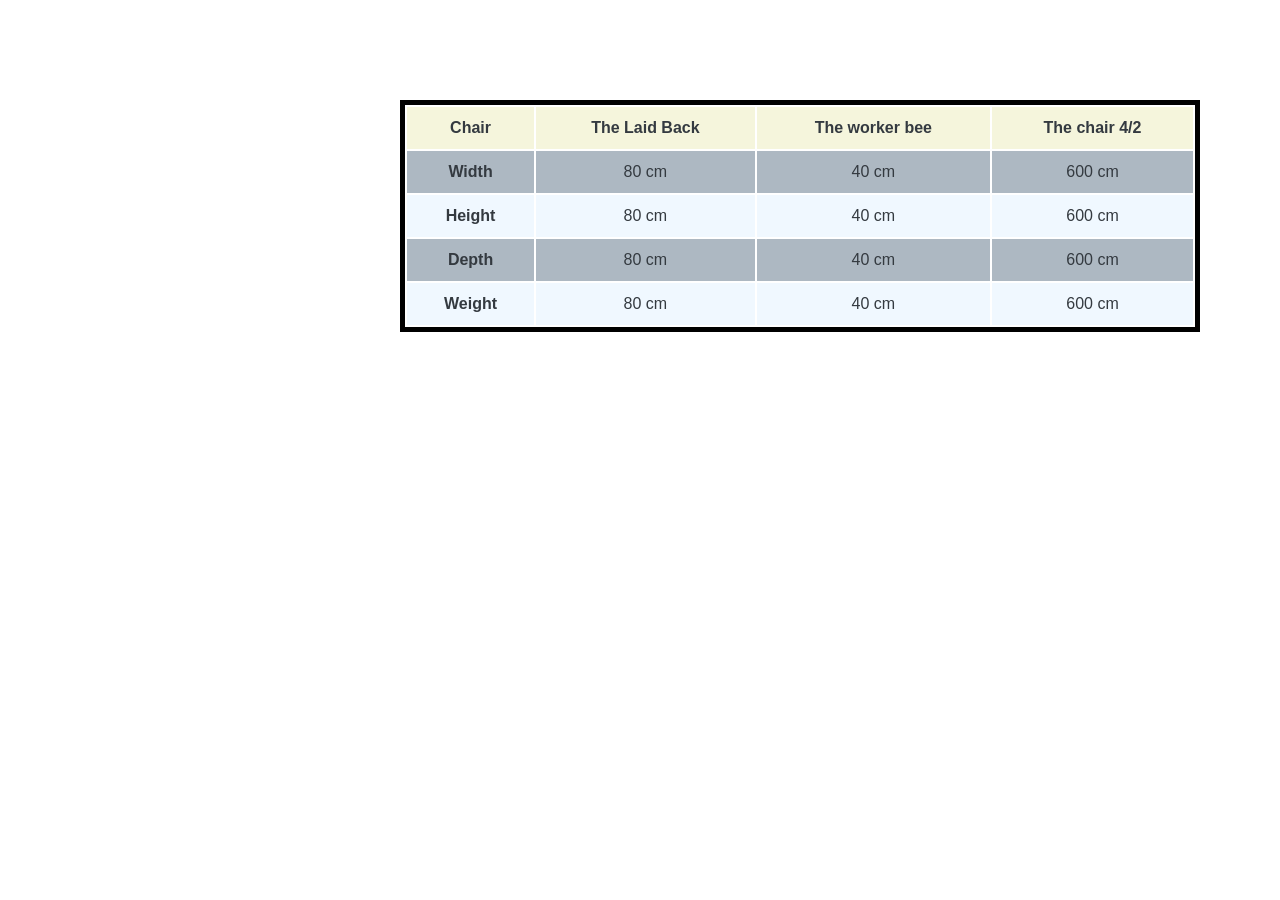
<file: table.html>
<!DOCTYPE html>
<html lang="en">
  <head>
    <meta charset="UTF-8" />
    <meta name="viewport" content="width=device-width, initial-scale=1.0" />
    <title>Table</title>
    <style>
      * {
        margin: 0;
        box-sizing: border-box;
        padding: 0;
      }
      body {
        font-family: sans-serif;
        color: #343a40;
      }
      table {
        width: 800px;
        margin-left: 400px;
        margin-top: 100px;
        border: 5px black solid;
        justify-content: center;
      }
      thead {
        background-color: beige;
      }
      tbody {
        text-align: center;
      }
      td,
      th {
        padding: 12px;
      }
      tbody tr:nth-child(even) {
        background-color: aliceblue;
      }
      tbody tr:nth-child(odd) {
        background-color: rgb(173, 184, 194);
      }
    </style>
  </head>
  <body>
    <table>
      <thead>
        <tr>
          <th>Chair</th>
          <th>The Laid Back</th>
          <th>The worker bee</th>
          <th>The chair 4/2</th>
        </tr>
      </thead>
      <tbody>
        <tr>
          <th>Width</th>
          <td>80 cm</td>
          <td>40 cm</td>
          <td>600 cm</td>
        </tr>
        <tr>
          <th>Height</th>
          <td>80 cm</td>
          <td>40 cm</td>
          <td>600 cm</td>
        </tr>
        <tr>
          <th>Depth</th>
          <td>80 cm</td>
          <td>40 cm</td>
          <td>600 cm</td>
        </tr>
        <tr>
          <th>Weight</th>
          <td>80 cm</td>
          <td>40 cm</td>
          <td>600 cm</td>
        </tr>
      </tbody>
    </table>
  </body>
</html>
</file>
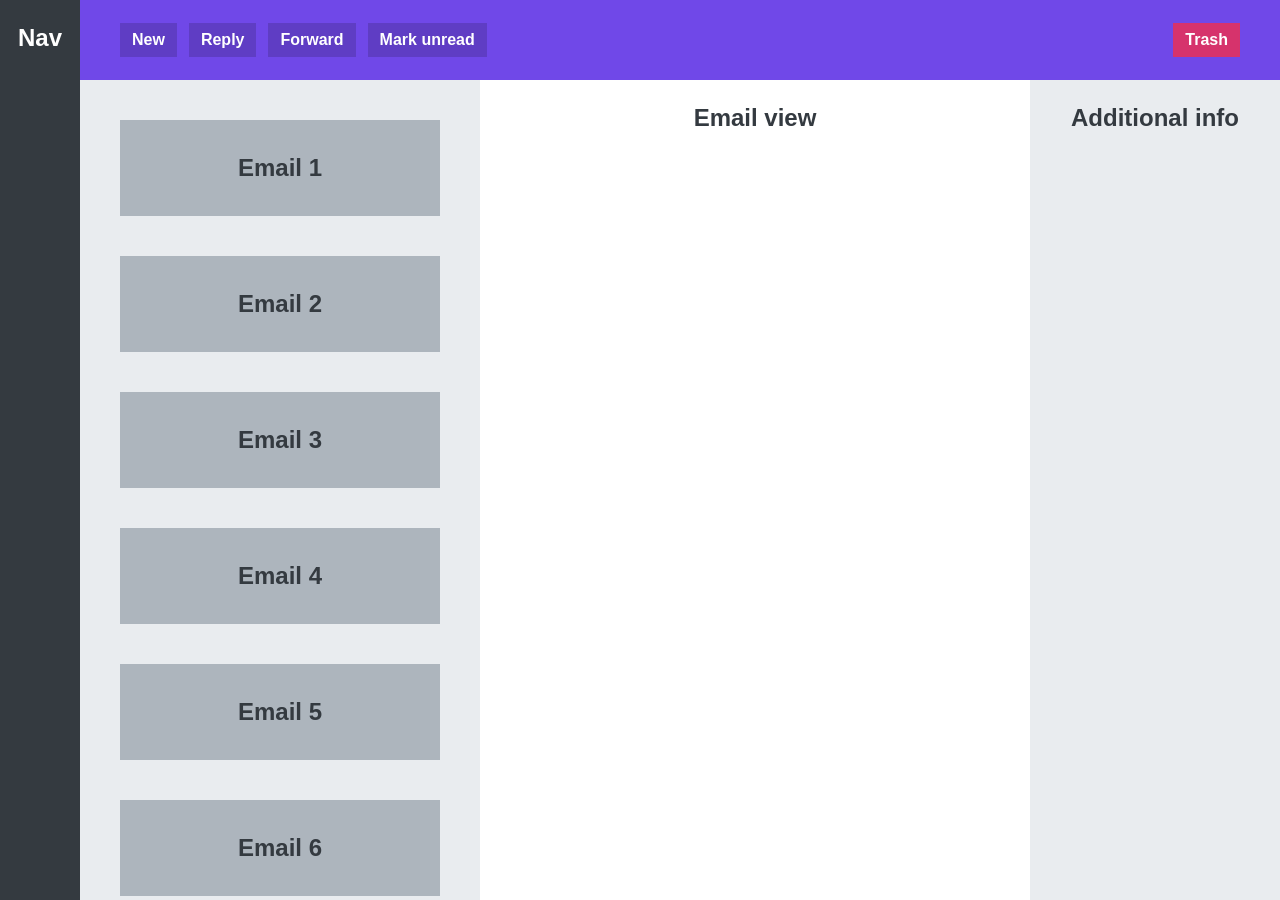
<file: webapp.html>
<!DOCTYPE html>
<html lang="en">
  <head>
    <meta charset="UTF-8" />
    <meta http-equiv="X-UA-Compatible" content="IE=edge" />
    <meta name="viewport" content="width=device-width, initial-scale=1.0" />
    <title>App Layout</title>
    <style>
      * {
        margin: 0;
        padding: 0;
        box-sizing: border-box;
      }

      body {
        font-family: sans-serif;
        color: #343a40;
        font-size: 24px;
        height: 100vh;
        text-align: center;
        font-weight: bold;

        display: grid;
        grid-template-columns: 80px 400px 1fr 250px;
        grid-template-rows: 80px 1fr;
      }

      nav,
      section,
      main,
      aside {
        padding-top: 24px;
      }

      nav {
        background-color: #343a40;
        color: white;
        grid-row: 1 / -1;
      }

      menu {
        background-color: #7048e8;
        grid-column: 2 / -1;
        display: flex;
        align-items: center;
        gap: 12px;
        padding: 0 40px;
      }

      button {
        display: inline-block;
        font-size: 16px;
        font-weight: bold;
        background-color: #5f3dc4;
        border: none;
        cursor: pointer;
        color: #fff;
        padding: 8px 12px;
      }

      button:last-child {
        background-color: #d6336c;
        margin-left: auto;
      }

      section {
        background-color: #e9ecef;
        padding: 40px;

        /* How elements that don't fit into container appear */
        overflow: scroll;

        display: flex;
        flex-direction: column;
        gap: 40px;
      }

      .email {
        background-color: #adb5bd;
        height: 96px;
        flex-shrink: 0;

        display: flex;
        align-items: center;
        justify-content: center;
      }

      aside {
        background-color: #e9ecef;
      }
    </style>
  </head>
  <body>
    <nav>Nav</nav>
    <menu>
      <button>New</button>
      <button>Reply</button>
      <button>Forward</button>
      <button>Mark unread</button>
      <button>Trash</button>
    </menu>
    <section>
      <div class="email">Email 1</div>
      <div class="email">Email 2</div>
      <div class="email">Email 3</div>
      <div class="email">Email 4</div>
      <div class="email">Email 5</div>
      <div class="email">Email 6</div>
      <div class="email">Email 7</div>
      <div class="email">Email 8</div>
      <div class="email">Email 9</div>
      <div class="email">Email 10</div>
    </section>
    <main>Email view</main>
    <aside>Additional info</aside>
  </body>
</html>
</file>
<file: style.css>
* {
  /* border-top: 10px solid #1098ad; */
  margin: 0;
  padding: 0;
  box-sizing: border-box;
}

/* PAGE SECTIONS */
body {
  color: #444;
  font-family: sans-serif;

  border-top: 10px solid #1098ad;
  position: relative;
}

.container {
  width: 1300px;
  /* margin-left: auto;
  margin-right: auto; */
  margin: 0 auto;
}

.main-header {
  background-color: red;
  /* padding: 20px;
  padding-left: 40px;
  padding-right: 40px; */
  padding: 20px 40px;
  /* margin-bottom: 60px; */
  /* height: 80px; */
}

nav {
  font-size: 18px;
  /* text-align: center; */
}
/* 
article {
  margin-bottom: 60px;
} */

/* .post-header {
  margin-bottom: 40px;
 position: relative; 
} */

aside {
  background-color: #f7f7f7;
  border-top: 5px solid #1098ad;
  border-bottom: 5px solid #1098ad;
  /* padding-top: 50px;
  padding-bottom: 50px; */
  /* padding: 50px 0; */
}

/* SMALLER ELEMENTS */
h1,
h2,
h3 {
  color: #1098ad;
}

h1 {
  font-size: 26px;
  text-transform: uppercase;
  font-style: italic;
}

h2 {
  font-size: 40px;
  margin-bottom: 30px;
}

h3 {
  font-size: 30px;
  margin-bottom: 20px;
  margin-top: 40px;
}

h4 {
  font-size: 20px;
  text-transform: uppercase;
  text-align: center;
}

p {
  font-size: 22px;
  line-height: 1.5;
  margin-bottom: 15px;
}

ul,
ol {
  margin-left: 50px;
  margin-bottom: 20px;
}

li {
  font-size: 20px;
  margin-bottom: 10px;
  /* display: inline; */
}

li:last-child {
  margin-bottom: 0;
}

/* footer p {
  font-size: 16px;
} */

/* article header p {
  font-style: italic;
} */

#author {
  font-style: italic;
  font-size: 18px;
}

#copyright {
  font-size: 16px;
  text-align: center;
}

.related-author {
  font-size: 18px;
  font-weight: bold;
}

/* ul {
  list-style: none;
} */

.related {
  list-style: none;
}

/* .first-li {
  font-weight: bold;
} */

li:first-child {
  font-weight: bold;
}

li:last-child {
  font-style: italic;
}

/* li:nth-child(even) {
  color: red;
} */

/* Misconception: this won't work! */
article p:first-child {
  color: red;
}

/* Styling links */
a:link {
  color: #1098ad;
  text-decoration: none;
}

a:visited {
  /* color: #777; */
  color: #1098ad;
}

a:hover {
  color: orangered;
  font-weight: bold;
  text-decoration: underline orangered;
}

a:active {
  background-color: black;
  font-style: italic;
}
/* LVHA */

.post-img {
  width: 100%;
  height: auto;
}

nav a:link {
  /* background-color: orangered;
  margin: 20px;
  padding: 20px;

  display: block; */

  margin-right: 30px;
  margin-top: 10px;
  display: inline-block;
}

nav a:link:last-child {
  margin-right: 0;
}

button {
  font-size: 22px;
  padding: 20px;
  cursor: pointer;

  position: absolute;
  /* top: 50px;
  left: 50px; */
  bottom: 50px;
  right: 50px;
}

h1::first-letter {
  font-style: normal;
  margin-right: 5px;
}

h2 {
  /* background-color: orange; */
  position: relative;
}

h2::before {
  content: "TOP";
  background-color: #ffe70e;
  color: #444;
  font-size: 16px;
  font-weight: bold;
  display: inline-block;
  padding: 5px 10px;
  position: absolute;
  top: -10px;
  right: -25px;
}
/* .main-header {
  display: flex;
  align-items: center;
  justify-content: space-between;
} */
.box {
  display: flex;
  justify-content: space-between;
}
.author {
  margin-bottom: 0;
  margin-left: 15px;
}
.aside {
  justify-content: flex-start;
  margin: 0px;
  align-self: start;
  flex: 1;
}
.related {
  display: flex;
  align-self: start;
  justify-content: space-between;
  flex-direction: column;
  padding: 20px;
}
.related1 {
  display: flex;
  justify-content: space-between;
  align-items: center;
}
.related2 {
  display: flex;
  justify-content: space-between;
  align-items: center;
}
.related3 {
  display: flex;
  justify-content: space-between;
  align-items: center;
}
.related-author {
  margin: 0;
}
.clearfix {
  display: grid;
  grid-template-columns: 900px 550px;
  gap: 40px;
  align-items: center;
}
/* .clearfix {
  display: flex;
  gap: 55px;
  align-items: flex-start;
  justify-content: space-between;
} */
/* Resolving conflicts */
/* #copyright {
  color: red;
}

.copyright {
  color: blue;
}

.text {
  color: yellow;
}

footer p {
  color: green !important;
} */

/* nav a:link,
nav p {
  font-size: 18px;
} */
/* #author {
  padding-left: 90px;
  padding-top: 10px;
}

.author-img {
  float: left;
  margin-bottom: 20px;
}
h1 {
  float: left;
}
nav {
  float: right;
}
.clear {
  clear: both;
}
.clearfix::after {
  clear: both;
  content: "";
  display: block;
} */

/* Clearfix to make container wrap floated elements */
/* .clearfix::after {
  content: "";
  display: block;
  clear: both;
}

article {
  background-color: black;
  width: 800px;
  float: left;
  color: black;
  padding: 10px;
  box-sizing: border-box;
}

aside {
  background-color: rgb(243, 238, 238);
  width: 450px;
  float: right;
  padding: 5px;
}

footer {
  background-color: rgb(146, 71, 71);
  color: white;
  padding: 10px;
  clear: both;
} */
</file>
<file: hero.css>
* {
  margin: 0;
  box-sizing: border-box;
  padding: 0;
  font-family: "Rubik";
}
header {
  background-image: linear-gradient(rgba(0, 0, 0, 0.6), rgba(0, 0, 0, 0.6)),
    url("hero.jpg");
  background-size: cover;
  height: 100vh;
}
nav {
  padding: 100px;
  display: flex;
  justify-content: space-between;
  color: white;
  font-weight: bold;
  font-size: 24px;
}
.cent {
  display: flex;
  flex-direction: column;
  margin-left: 300px;
  width: 700px;
  font-size: 30px;
  color: white;
  gap: 40px;
}
.button {
  background-color: orangered;
  display: block;
  width: 240px;
  height: 30px;
  text-align: center;
  border-radius: 6px;
  font-size: 24px;
}
</file>
<file: sec5.css>
/*
SPACING SYSTEM (px)
2 / 4 / 8 / 12 / 16 / 24 / 32 / 48 / 64 / 80 / 96 / 128

FONT SIZE SYSTEM (px)
10 / 12 / 14 / 16 / 18 / 20 / 24 / 30 / 36 / 44 / 52 / 62 / 74 / 86 / 98
*/

* {
  margin: 0;
  padding: 0;
  box-sizing: border-box;
}

/* ------------------------ */
/* GENERAL STYLES */
/* ------------------------ */
body {
  font-family: "TikTok Sans", "sans-serif";
}

.container {
  width: 960px;
  margin: 0 auto;
}

header,
section {
  margin-bottom: 48px;
}

h2 {
  margin-bottom: 48px;
}

.grid-3-cols {
  display: grid;
  grid-template-columns: repeat(3, 1fr);
  column-gap: 80px;
}

/* ------------------------ */
/* COMPONENT STYLES */
/* ------------------------ */

/* HEADER */
header {
  display: grid;
  grid-template-columns: repeat(2, 1fr);
  column-gap: 80px;
  margin-top: 48px;
}

.header-text-box {
  align-self: center;
}

h1 {
  margin-bottom: 24px;
  text-shadow: 10px 5px 5px rgba(0, 0, 0, 0.301);
}

.header-text {
  margin-bottom: 24px;
}

img {
  width: 100%;
}

/* FEATURES 
.features-icon {
}*/

.features-title {
  margin-bottom: 16px;
}
/* 
.features-text {
} */

/* TESTIMONIAL 
.testimonial-section {
}*/

.testimonial-box {
  grid-column: 2 / -1;
  align-self: center;
}

.testimonial-box h2 {
  margin-bottom: 24px;
}

.testimonial-text {
  font-style: italic;
  margin-bottom: 24px;
}

/* CHAIRS */
.chair-box {
  padding: 24px;
  box-shadow: 20px 20px 10px 2px rgba(101, 168, 101, 0.123);
  /* horizontal offset b/w box and the shadow  second:same for vertical direction third:blur value 4th: scale theshadow(optional)*/
}

h3 {
  margin-bottom: 24px;
}

.chair-details {
  list-style: none;
  margin-bottom: 24px;
}

.chair-details li {
  display: flex;
  align-items: center;
  gap: 12px;
  margin-bottom: 24px;
}

.chair-details li:last-child {
  margin-bottom: 0;
}

/* .chair-icon {
} */

.chair-price {
  display: flex;
  justify-content: space-between;
}

footer {
  margin-bottom: 48px;
}
</file>
<file: shoe.css>
* {
  margin: 0;
  padding: 0;
  box-sizing: border-box;
}

body {
  font-family: sans-serif;
  line-height: 1.4;
}

.clearfix::after {
  content: "";
  display: block;
  clear: both;
}

/* .container {
  /*   background-color: red; 
  gap: 40px;
} */
.container {
  display: grid;
  grid-template-columns: 250px 250px 250px;
  gap: 20px;
}
/* PRODUCT */
.product {
  display: grid;
  border: 4px solid black;
  width: 825px;
  margin: 50px auto;
}

.product-title {
  text-align: center;
  font-size: 22px;
  text-transform: uppercase;
  background-color: #f7f7f7;
  padding: 15px;
}

/* PRODUCT INFORMATION */
.product-info {
  /*  (825 - 8 - 250 - 80) / 2  */
  /*   width: 243px; */
  flex: 1;
  margin-top: 20px;
}

.product-price {
  display: flex;
  justify-content: space-between;
  align-items: center;
  margin-bottom: 20px;
}

.price {
  font-size: 24px;
}

.shipping {
  font-size: 12px;
  text-transform: uppercase;
  font-weight: bold;
  color: #777;
}

.sale {
  background-color: #ec2f2f;
  color: #fff;
  font-size: 12px;
  text-transform: uppercase;
  font-weight: bold;
  letter-spacing: 2px;
  padding: 7px 15px;
  display: inline-block;
  position: absolute;
  top: -17px;
  left: -38px;

  /*   width: 40px;
  text-align: center; */
}

.product-description {
  margin-bottom: 10px;
}

.more-info:link,
.more-info:visited {
  color: black;
  margin-bottom: 30px;
  display: inline-block;
}

.more-info:hover,
.more-info:active {
  text-decoration: none;
}

.product-colors {
  display: flex;
  gap: 10px;
}

.color {
  background-color: #000;
  height: 22px;
  width: 22px;
}

.color-blue {
  background-color: #2f6ee2;
}
.color-red {
  background-color: #ec2f2f;
}
.color-yellow {
  background-color: #f0bf1e;
}
.color-green {
  background-color: #90cc20;
}
.color-brown {
  background-color: #885214;
}

/* PRODUCT DETAILS */
.product-details {
  /*   width: 243px; */
  margin-top: 20px;
  flex: 1;
}

.details-title {
  text-transform: uppercase;
  font-size: 16px;
  margin-bottom: 15px;
}

.details-list {
  list-style: square;
  margin-left: 20px;
}

.details-list li {
  margin-bottom: 10px;
}

/* BUTTON */
.add-cart {
  background-color: #000;
  border: none;
  color: #fff;
  font-size: 20px;
  text-transform: uppercase;
  cursor: pointer;
  padding: 15px;
  width: 100%;
  border-top: 4px solid black;
}

.add-cart:hover {
  color: #000;
  background-color: #fff;
}
</file>
